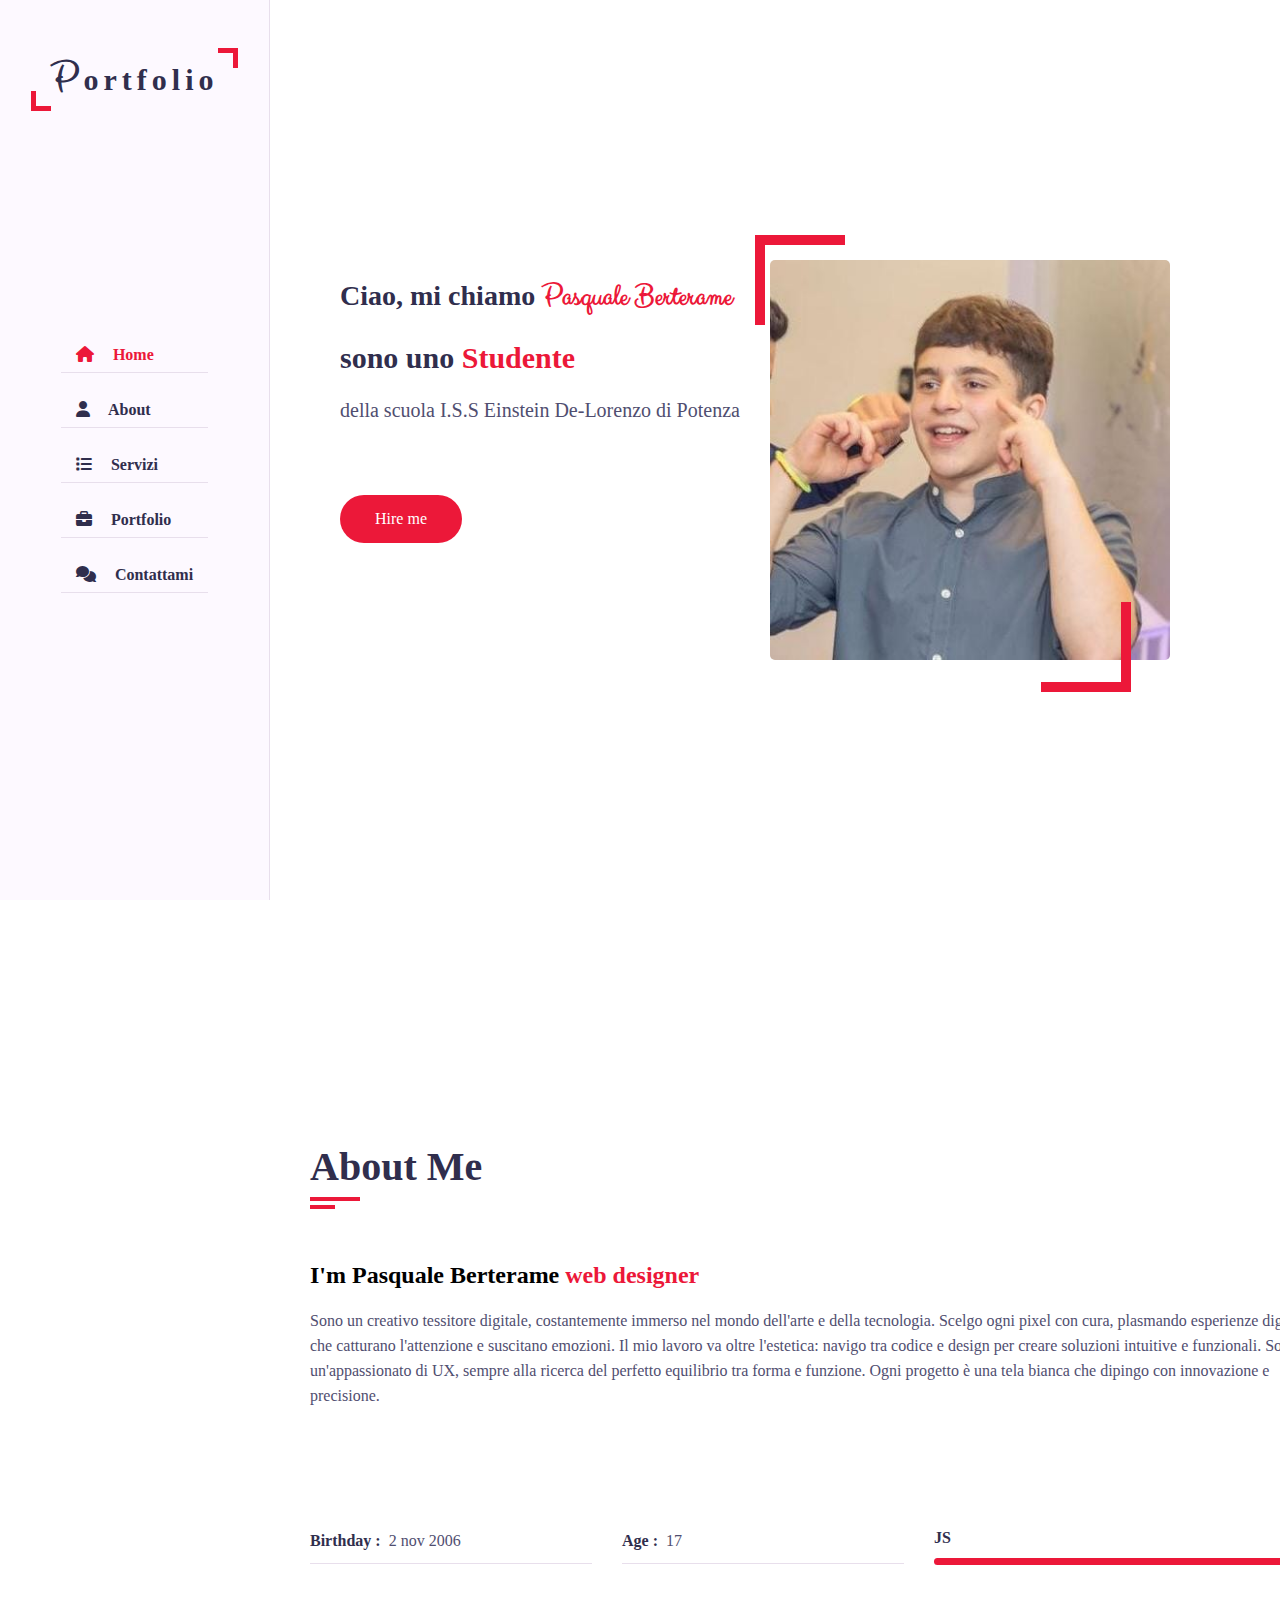
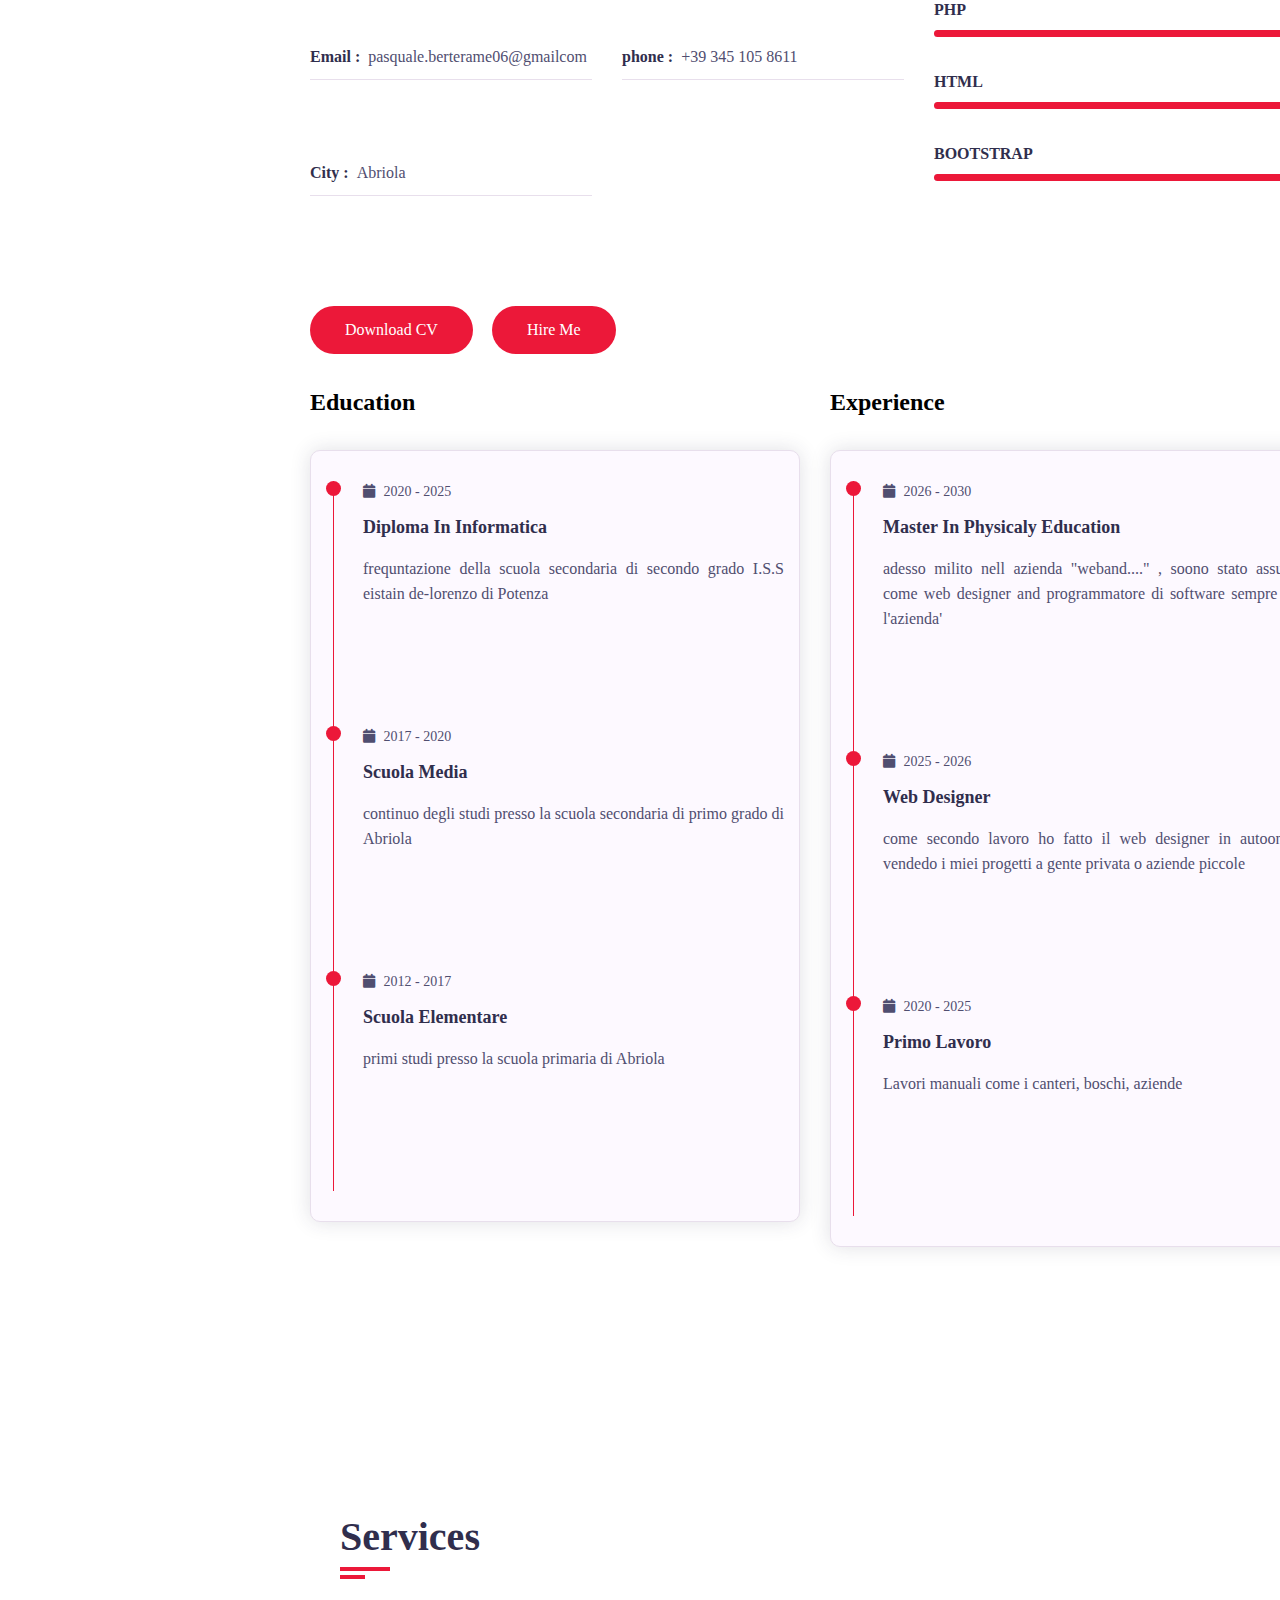
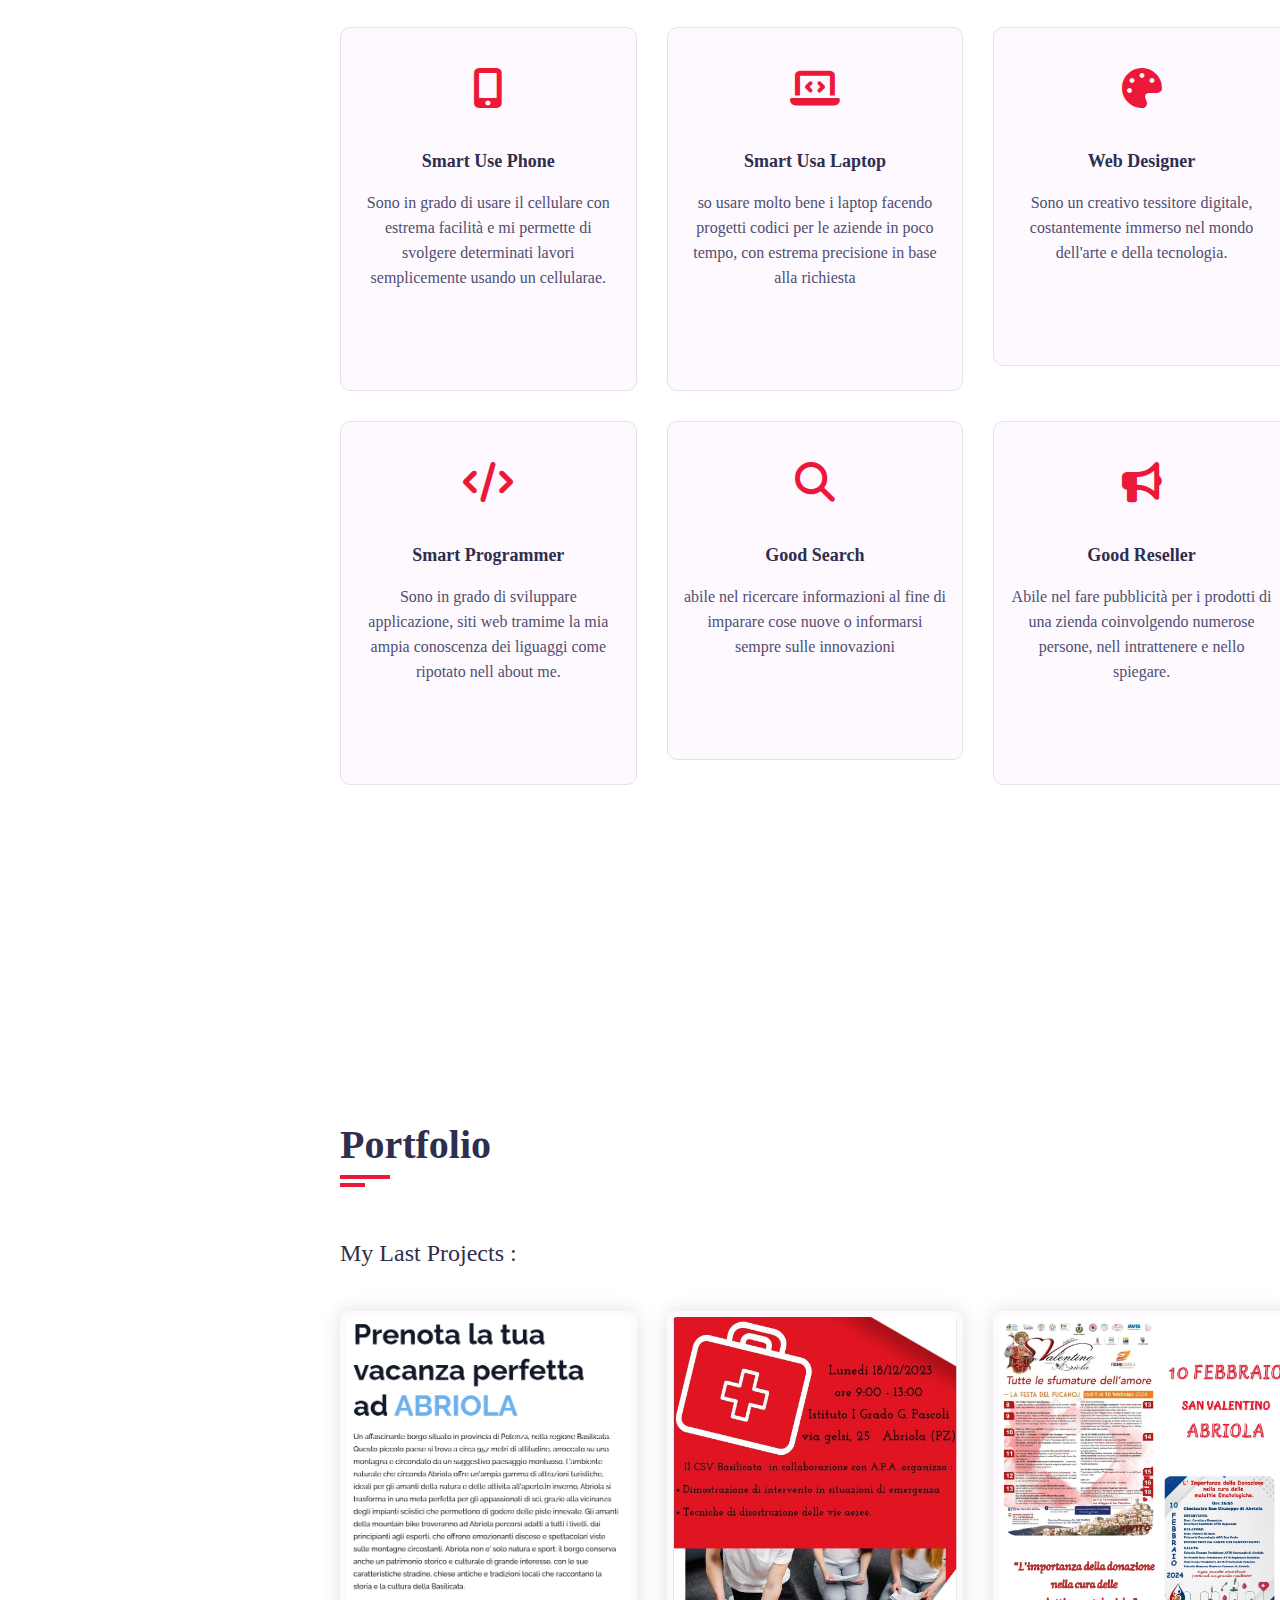
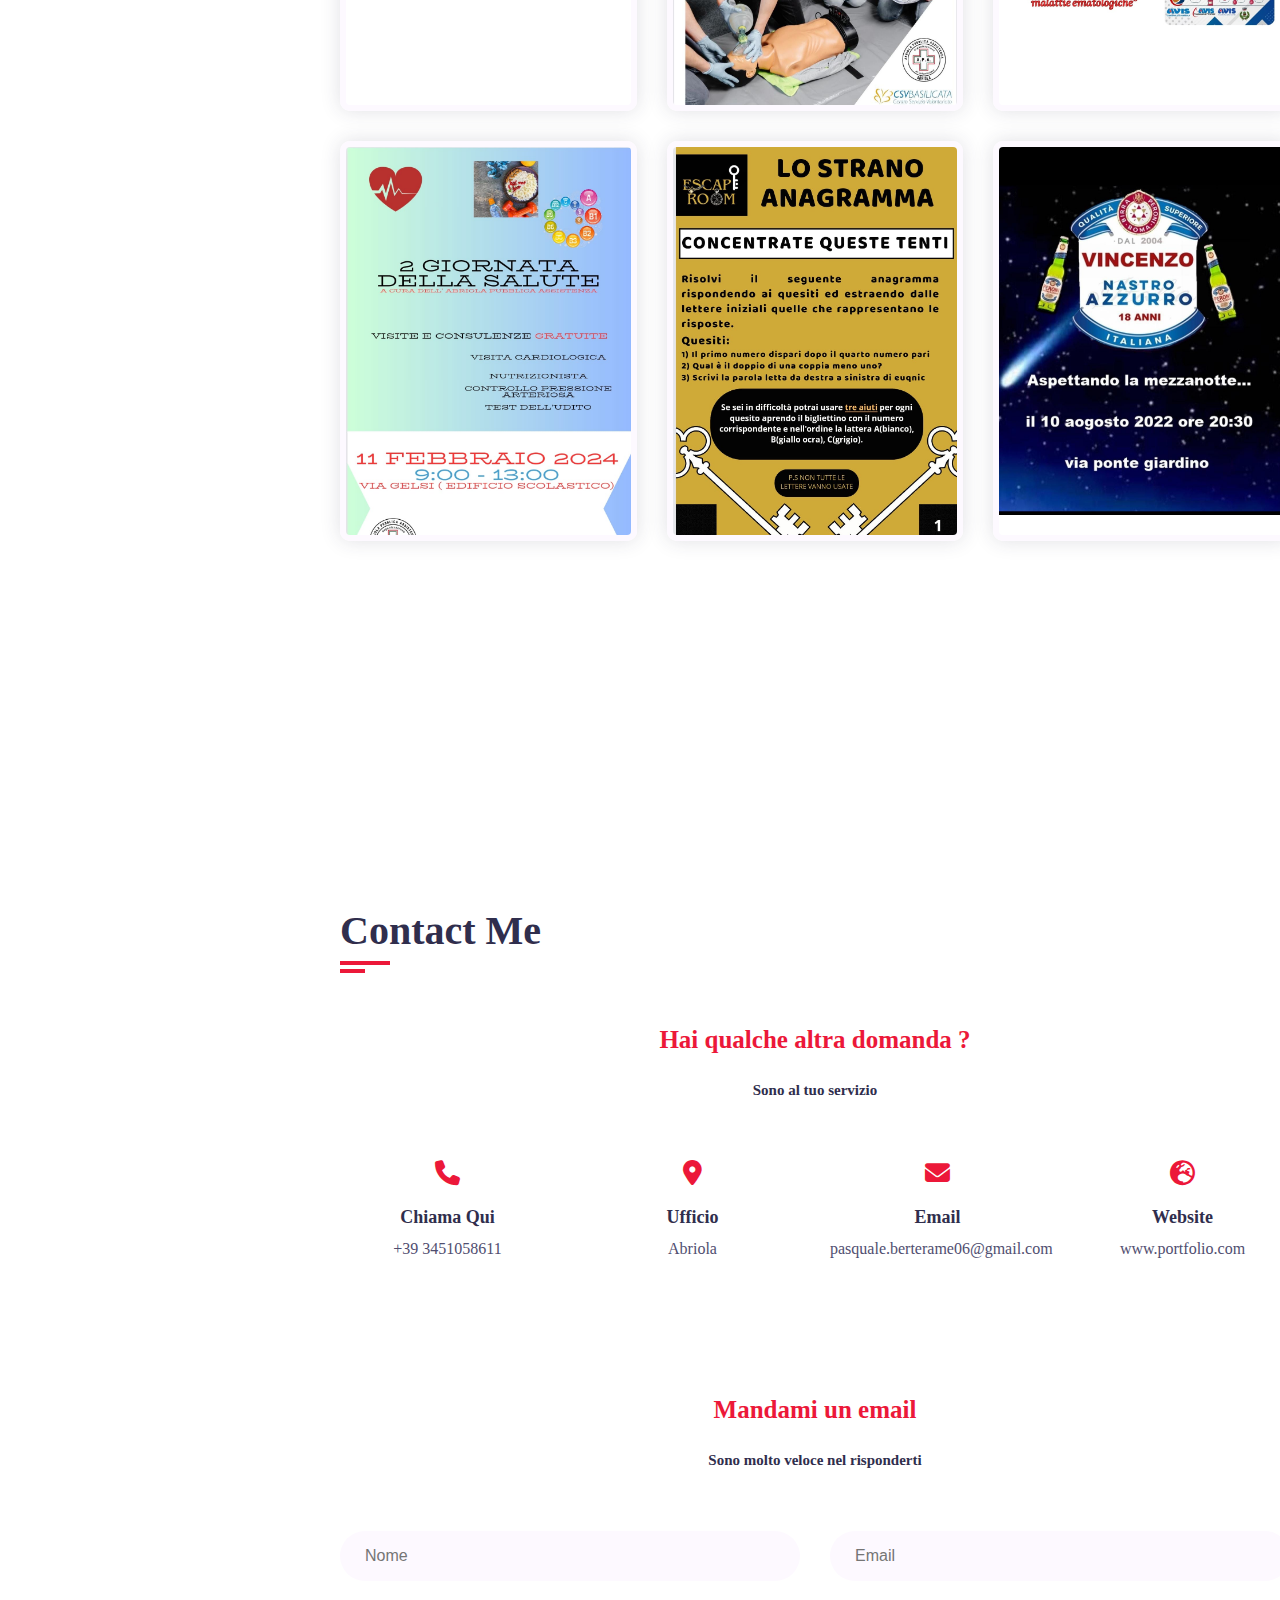
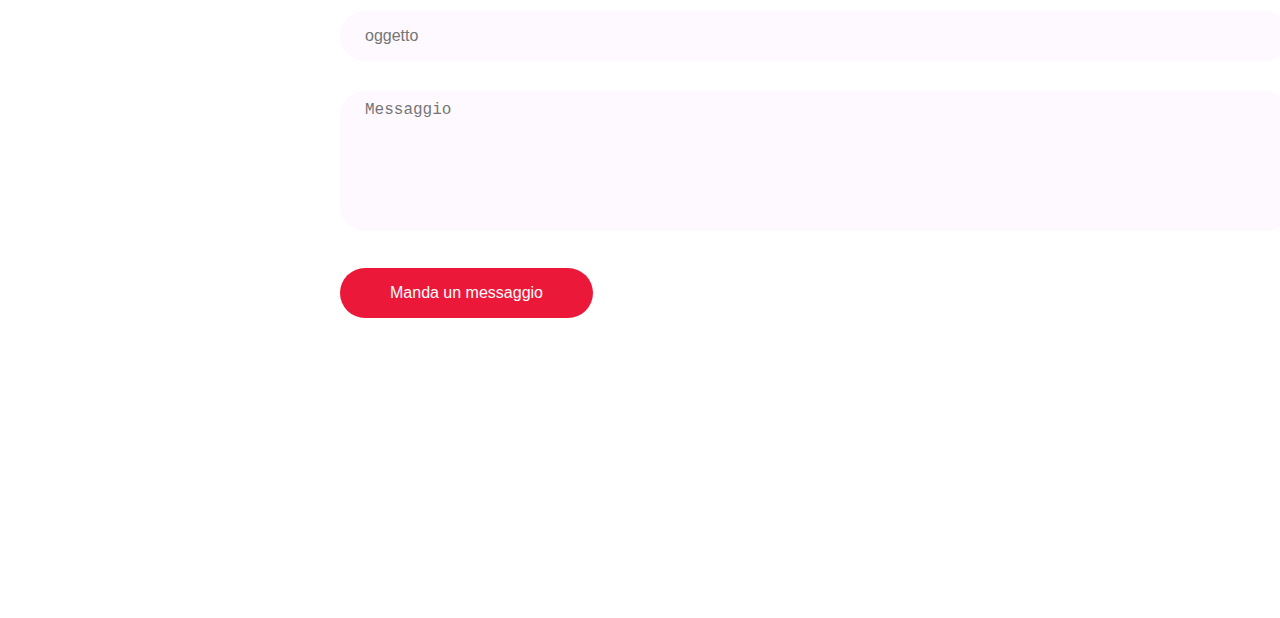
<file: index.html>
<!DOCTYPE html>
<html lang="en">
<head>
	<meta charset="utf-8">
	<meta http-equiv="X-UA-Compatibile" content="IE-edge">
	<meta name="viewport" content="width=device-width, initial-scale=1.0">
	<title>Document</title>
	
	<link rel="stylesheet" href="css/style.css">
	<link rel="stylesheet" href="css/skins/color1.css">
	<link rel="stylesheet" href="https://cdnjs.cloudflare.com/ajax/libs/font-awesome/6.5.2/css/all.min.css">
</head>
<body>
	<div class="main-container">
		<div class="aside">
			<div class="logo">
				<a href="#"><span>P</span>ortfolio</a>
			</div>	
			<div class="nav-toggler">
				<span></span>
			</div>
			<ul class="nav">
				<li><a href="#home" class="active" ><i class="fa fa-home"></i> Home</a></li>
				<li><a href="#about"><i class="fa fa-user"></i> About</a></li>
				<li><a href="#service"><i class="fa fa-list"></i> Servizi</a></li>
				<li><a href="#portfolio"><i class="fa fa-briefcase"></i> Portfolio</a></li>
				<li><a href="#Contact"><i class="fa fa-comments"></i> Contattami</a></li>
		</div>
		<div class="main-content">
			<section class="home section" id="home">
				<div class="container">
					<div class="row">
						<div class="home-info padd-15">
							<h3 class="hello">Ciao, mi chiamo  <span class="name">Pasquale Berterame</span></h3>
							<h3 class="my-profession"> sono uno  <span class="typing"> Studente</span></h3>
							<p> della scuola I.S.S Einstein De-Lorenzo di Potenza</p>
							<a href="#Contact" class="btn hire-me">Hire me</a>
						</div>
						<div class="home-img padd-15">
							<img src="images/hero.jpeg" alt="">
						</div>
					</div>
				</div>
			</section>
			<section class="about selection" id="about">
				<div class="container">
					<div class="row">
						<div class="section-title padd-15">
						<h2> About Me</h2>
						</div>
					</div>
					<div class="row">
						<div class="about-content padd-15">
							<div class="row">
								<div class="about-text padd-15">
									<h3>I'm Pasquale Berterame <span> web designer</span></h3>
									<p>Sono un creativo tessitore digitale, costantemente immerso 
									nel mondo dell'arte e della tecnologia. Scelgo ogni pixel con cura, 
									plasmando esperienze digitali che catturano l'attenzione e suscitano emozioni. 
									Il mio lavoro va oltre l'estetica: navigo tra codice e design per creare 
									soluzioni intuitive e funzionali. Sono un'appassionato di UX, sempre alla ricerca
									del perfetto equilibrio tra forma e funzione. Ogni progetto è una tela bianca che 
									dipingo con innovazione e precisione.</p>
								</div>
							</div>
							<div class="row">
								<div class="personal-info padd-15"> 
									<div class="row">
										<div class="info-item padd-15">
											<p> Birthday : <span> 2 nov 2006 </span></p>
										</div>
										<div class="info-item padd-15">
											<p> Age : <span> 17 </span></p>
										</div>
										<div class="info-item padd-15">
											<p> Email : <span> pasquale.berterame06@gmailcom</span></p>
										</div>
										<div class="info-item padd-15">
											<p> phone : <span> +39 345 105 8611 </span></p>
										</div>
										<div class="info-item padd-15">
											<p> City : <span> Abriola </span></p>
										</div>
									</div>
									<div class="row">
										<div class="buttons padd-15">
											<a href="cv/myCV.pdf" class="btn"> Download CV</a>
											<a href="#Contact" class="btn hire-me">Hire Me</a>
										</div>
									</div>
								</div>
								<div class="skills padd-15">
									<div class="row">
										<div class="skill-item padd-15">
											<h5>JS</h5>
											<div class="progress">
												<div class="progress-in" style="width: 99%;"></div>
												<div class="skill-percent">99%</div>
											</div>
										</div>
										<div class="skill-item padd-15">
											<h5>PHP</h5>
											<div class="progress">
												<div class="progress-in" style="width: 99%;"></div>
												<div class="skill-percent">99%</div>
											</div>
										</div>
										<div class="skill-item padd-15">
											<h5>HTML</h5>
											<div class="progress">
												<div class="progress-in" style="width: 99%;"></div>
												<div class="skill-percent">99%</div>
											</div>
										</div>
										<div class="skill-item padd-15">
											<h5>BOOTSTRAP</h5>
											<div class="progress">
												<div class="progress-in" style="width: 99%;"></div>
												<div class="skill-percent">99%</div>
											</div>
										</div>
									</div>
								</div>
							</div>
							<div class="row">
								<div class="education padd-15">
									<h3 class="title">Education</h3>
									<div class="row">
										<div class="timline-box padd-15">
											<div class="timline shadow-dark ">
												<div class="timline-item">
													<div class="circle-dot"></div>
													<h3 class="timline-date">
														<i class="fa fa-calendar"></i> 2020 - 2025
													</h3>
													<h4 class="timline-title"> diploma in informatica</h4>
													<p class="timline-text">frequntazione della scuola secondaria di secondo grado I.S.S eistain de-lorenzo di Potenza</p>
												</div>
												<div class="timline-item">
													<div class="circle-dot"></div>
													<h3 class="timline-date">
														<i class="fa fa-calendar"></i> 2017 - 2020
													</h3>
													<h4 class="timline-title"> scuola media</h4>
													<p class="timline-text">continuo degli studi presso la scuola secondaria di primo grado di Abriola</p>
												</div>
												<div class="timline-item">
													<div class="circle-dot"></div>
													<h3 class="timline-date">
														<i class="fa fa-calendar"></i> 2012 - 2017
													</h3>
													<h4 class="timline-title"> scuola elementare</h4>
													<p class="timline-text">primi studi presso la scuola primaria di Abriola</p>
												</div>
											</div>
										</div>
									</div>
								</div>
								<div class="experience padd-15">
									<h3 class="title">Experience</h3>
									<div class="row">
										<div class="timline-box padd-15">
											<div class="timline shadow-dark ">
												<div class="timline-item">
													<div class="circle-dot"></div>
													<h3 class="timline-date">
														<i class="fa fa-calendar"></i> 2026 - 2030
													</h3>
													<h4 class="timline-title"> Master in physicaly education</h4>
													<p class="timline-text">adesso milito nell azienda "weband...." , soono stato assunto come web designer and programmatore di software sempre per l'azienda'</p>
												</div>
												<div class="timline-item">
													<div class="circle-dot"></div>
													<h3 class="timline-date">
														<i class="fa fa-calendar"></i> 2025 - 2026
													</h3>
													<h4 class="timline-title"> web designer</h4>
													<p class="timline-text">come secondo lavoro ho fatto il web designer in autoonmo vendedo i miei progetti a gente privata o aziende piccole</p>
												</div>
												<div class="timline-item">
													<div class="circle-dot"></div>
													<h3 class="timline-date">
														<i class="fa fa-calendar"></i> 2020 - 2025
													</h3>
													<h4 class="timline-title"> primo lavoro</h4>
													<p class="timline-text">Lavori manuali come i canteri, boschi, aziende</p>
												</div>
											</div>
										</div>
									</div>
								</div>
							</div>
						</div>
					</div>
				</div>
			</section>
			<section class="service section" id="service">
				<div class="container">
					<div class="row">
						<div class="section-title padd-15">
							<h2> Services</h2>
						</div>
					</div>
					<div class="row">
						<div class="service-item padd-15">
							<div class="service-item-inner">
								<div class="icon">
									<i class=" fa fa-mobile-alt"></i>
								</div>
								<h4>Smart use phone</h4>
								<p>Sono in grado di usare il cellulare con estrema facilità e mi permette di svolgere determinati lavori semplicemente usando un cellularae.</p>
							</div>
						</div>
						<div class="service-item padd-15">
							<div class="service-item-inner">
								<div class="icon">
									<i class=" fa fa-laptop-code"></i>
								</div>
								<h4>Smart usa laptop</h4>
								<p>so usare molto bene i laptop facendo progetti
								codici per le aziende in poco tempo, con estrema precisione in base alla richiesta </p>
							</div>
						</div>
						<div class="service-item padd-15">
							<div class="service-item-inner">
								<div class="icon">
									<i class=" fa fa-palette"></i>
								</div>
								<h4>Web designer</h4>
								<p>Sono un creativo tessitore digitale, costantemente immerso 
								nel mondo dell'arte e della tecnologia.</p>
							</div>
						</div>
						<div class="service-item padd-15">
							<div class="service-item-inner">
								<div class="icon">
									<i class=" fa fa-code"></i>
								</div>
								<h4>Smart programmer</h4>
								<p>Sono in grado di sviluppare applicazione, siti web tramime la mia ampia conoscenza dei liguaggi come ripotato nell about me.</p>
							</div>
						</div>
						<div class="service-item padd-15">
							<div class="service-item-inner">
								<div class="icon">
									<i class=" fa fa-search"></i>
								</div>
								<h4>good search</h4>
								<p>abile nel ricercare informazioni al fine di imparare cose nuove o informarsi sempre sulle innovazioni</p>
							</div>
						</div>
						<div class="service-item padd-15">
							<div class="service-item-inner">
								<div class="icon">
									<i class=" fa fa-bullhorn"></i>
								</div>
								<h4>good reseller </h4>
								<p>Abile nel fare pubblicità per i prodotti di una zienda coinvolgendo numerose persone, nell intrattenere e nello spiegare.</p>
							</div>
						</div>
					</div>
				</div>
			</section>
			<section class="portfolio section" id="portfolio">
				<div class="container">
					<div class="row">
						<div class="section-title padd-15">
							<h2> Portfolio</h2>
						</div>
					</div>
					<div class="row">
						<div class="portfolio-heading padd-15">
							<h2> My Last Projects :</h2>
						</div>
					</div>
					<div class="row">
						<div class="portfolio-item padd-15">
							<div class="portfolio-item-inner shadow-dark">
								<div class="portfolio-img">
									<a href="https://berterame.github.io/prenota.html">
										<img src="images/portfolio/portfolio1.png" alt="">
									</a>
								</div>
							</div>
						</div>
						<div class="portfolio-item padd-15">
							<div class="portfolio-item-inner shadow-dark">
								<div class="portfolio-img">
									<img src="images/portfolio/portfolio2.jpeg" alt="">
								</div>
							</div>
						</div>
						<div class="portfolio-item padd-15">
							<div class="portfolio-item-inner shadow-dark">
								<div class="portfolio-img">
									<img src="images/portfolio/portfolio3.jpeg" alt="">
								</div>
							</div>
						</div>
						<div class="portfolio-item padd-15">
							<div class="portfolio-item-inner shadow-dark">
								<div class="portfolio-img">
									<img src="images/portfolio/portfolio4.jpeg" alt="">
								</div>
							</div>
						</div>
						<div class="portfolio-item padd-15">
							<div class="portfolio-item-inner shadow-dark">
								<div class="portfolio-img">
									<img src="images/portfolio/portfolio5.jpeg" alt="">
								</div>
							</div>
						</div>
						<div class="portfolio-item padd-15">
							<div class="portfolio-item-inner shadow-dark">
								<div class="portfolio-img">
									<img src="images/portfolio/portfolio6.jpeg" alt="">
								</div>
							</div>
						</div>
					</div>
				</div>
			</section>
			<section class="contact section" id="Contact">
				<div class="container">
					<div class="row">
						<div class="section-title padd-15">
							<h2> Contact Me</h2>
						</div>
					</div>
					<h3 class="contact-title padd-15"> Hai qualche altra domanda ?</h3>
					<h4 class="contact-sub-title padd-15"> Sono al tuo servizio</h4>
					<div class="row">
						<div class="contact-info-item padd-15">
							<div class="icon"><i class="fa fa-phone"></i></div>
							<h4> Chiama qui</h4>
							<p>+39 3451058611</p>
						</div>
						<div class="contact-info-item padd-15">
							<div class="icon"><i class="fa fa-map-marker-alt"></i></div>
							<h4> Ufficio</h4>
							<p>Abriola</p>
						</div>
						<div class="contact-info-item padd-15">
							<div class="icon"><i class="fa fa-envelope"></i></div>
							<h4>Email</h4>
							<p>pasquale.berterame06@gmail.com</p>
						</div>
						<div class="contact-info-item padd-15">
							<div class="icon"><i class="fa fa-globe-europe"></i></div>
							<h4>Website</h4>
							<p>www.portfolio.com</p>
						</div>
					</div>
					<h3 class="contact-title padd-15"> Mandami un email</h3>
					<h4 class="contact-sub-title padd-15"> Sono molto veloce nel risponderti</h4>
					<div class="row">
						<div class="contact-form padd-15">
							<div class="row">
								<div class="form-item col-6 padd-15">
									<div class="form-group">
										<input type="text" class="form-control" placeholder="Nome">
									</div>
								</div>
								<div class="form-item col-6 padd-15">
									<div class="form-group">
										<input type="email" name="email" class="form-control" placeholder="Email">
									</div>
								</div>
							</div>
							<div class="row">
								<div class="form-item col-12 padd-15">
									<div class="form-group">
										<input type="text" name="oggetto" class="form-control" placeholder="oggetto">
									</div>
								</div>
							</div>
							<div class="row">
								<div class="form-item col-12 padd-15">
									<div class="form-group">
										<textarea nome="" class="form-control" id="" placeholder="Messaggio"></textarea>
									</div>
								</div>
							</div>
							<div class="row">
								<div class="form-item col-12 padd-15">
									<button type="submit" name="Manda" class="btn"> Manda un messaggio</button>
								</div>
							</div>

						</div>
					</div>
				</div>
			</section>
		</div>
	</div>
</body>
</html>
</file>
<file: css/style.css>
@import url('https://fonts.googleapis.com/css2?family=Clicker+Script&family=Poppins:ital,wght@0,100;0,200;0,300;0,400;0,500;0,600;0, 700&display=swap');

:root
{
	--bg-black-900:#f2f2fc;
	--bg-black-100:#fdf9ff;
	--bg-black-50:#e8dfec;
	--text-black-900:#302e4d;
	--text-black-700:#504e70;
	
}
body
{
	line-height: 1.5;
	font-size: 16px;
	font-family: 'Poppins' sans-serif;
	
	
}
*
{
	margin: 0;
	padding: 0;
	outline: none;
	text-decoration:none;
	box-sizing: border-box;
	
}
::before,::after
{
	box-sizing: border-box;
}
ul
{
	list-style:none;
}
.section
{
	background: white;
	min-height:100vh;
	display:block;
	padding: 0 30px;
	opacity: 1;
}
.hidden
{
	display: none !important;
}
.main-content
{
	padding-left: 270px;
}
.padd-15
{
	padding-left: 15px;
	padding-right: 15px;
}
.container
{
	max-width: 1100px;
	width: 100%;
	margin-top: 200px;
	margin-bottom: 200px;
	margin-left: 40px;
}
.section .container
{
	padding-top: 60px;
	padding-bottom: 70px;
}
.section-title
{
	flex: 0 0 100%;
	max-width: 100%;
	margin-bottom: 60px;
}
.section-title h2
{
	font-size: 40px;
	color: var(--text-black-900);
	font-weight: 700;
	position: relative;
}
.section-title h2::before
{
	content: '';
	height: 4px;
	width: 50px;
	background-color: var(--skin-color);
	position: absolute;
	top: 100%;
	left: 0;
}
.section-title h2::after
{
	content: '';
	height: 4px;
	width: 25px;
	background-color: var(--skin-color);
	position: absolute;
	top: 100%;
	left: 0;
	margin-top: 8px;
}
.row
{
	display: flex;
	flex-wrap: wrap;
	margin-left: -15px;
	margin-right: -15px;
	position: relative;
}
.btn
{
	font-size: 16px;
	font-weight: 500;
	padding: 12px 35px;
	color: white;
	border-radius: 40px;
	display: inline-block;
	white-space: nowrap;
	border: none;
	background: var(--skin-color);
	transition: all 0.3s ease;
}
.btn:hover
{
	transform: scale(1.05);
}
.shadow-dark
{
	box-shadow: 0 0 20px rgba(48, 46, 77, 0.15);
}
/* aside */
.aside
{
	width: 270px;
	background: var(--bg-black-100);
	position: fixed;
	left: 0;
	top: 0;
	padding: 30px;
	height: 100%;
	border-right: 1px solid var(--bg-black-50);
	display: flex;
	justify-content: center;
	align-items: center;
	z-index: 10;
}
.aside .logo
{
	position: absolute;
	top: 50px;
	font-size: 30px;
	text-transform: capitalize;
}
.aside .logo a
{
	color: var(--text-black-900);
	font-weight: 700;
	padding: 15px 20px;
	font-size: 30px;
	letter-spacing: 5px;
	position:relative;
}
.aside .logo a span
{
	font-family: 'Clicker Script', cursive;
	font-size: 40px;
}
.aside .logo a::before
{
	content:'';
	position: absolute;
	width:20px;
	height: 20px;
	border-bottom: 5px solid var(--skin-color);
	border-left: 5px solid var(--skin-color);
	bottom: 0;
	left: 0;
}
.aside .logo a::after
{
	content:'';
	position: absolute;
	width:20px;
	height: 20px;
	border-top: 5px solid var(--skin-color);
	border-right: 5px solid var(--skin-color);
	top: 0;
	right: 0;
}
.aside .nav-toggler
{
	height: 40px;
	width: 45px;
	border: 1px solid var(--bg-black-50);
	cursor: pointer;
	position:fixed;
	left: 300px;
	top:20px;
	border-radius: 5px;
	background: var(--bg-black-100);
	display: none;
	align-items: center;
	justify-content: center;
}
.aside .nav-toggler span
{
	height: 2px;
	width: 18px;
	background: var(--skin-color);
	display: inline-block;
	position: relative;
}
.aside .nav-toggler span::before
{
	content: '';
	height: 2px;
	width: 18px;
	background: var(--skin-color);
	position: absolute;
	top: -6px;
	left: 0;
	
}
.aside .nav-toggler span::after
{
	content: '';
	height: 2px;
	width: 18px;
	background: var(--skin-color);
	position: absolute;
	top: 6px;
	left: 0;
	
}
.aside .nav
{
	margin-top: 50px;
}
.aside .nav li
{
	margin-bottom: 20px;
	display: block;
}
.aside .nav li a
{
	font-size: 16px;
	font-weight: 600;
	display: block;
	border-bottom: 1px solid var(--bg-black-50);
	color: var(--text-black-900);
	padding: 5px 15px;
}
.aside .nav li a.active
{
	color: var(--skin-color);
}
.aside .nav li a i
{
	margin-right: 15px;
}
/* home */
.home
{
	min-height: 100vh;
	display: flex;
	color: var(--text-black-900);
	background-color: white;
}
.home .home-Info
{
	flex: 0 0 60%;
	max-width: 60%;
}
h3.hello
{
	font-size: 28px;
	margin: 15px 0;
}
h3.hello span
{
	font-family: 'Clicker Script' , cursive;
	font-size: 30px;
	font-weight: 700;
	color: var(--skin-color);
}
h3.my-profession
{
	font-size: 30px;
	margin: 15px 0;
}
.typing
{
	color: var(--skin-color);
}
p
{
	margin-bottom: 70px;
	font-size: 20px;
	color: var(--text-black-700);
}
.home .home-img
{
	flex: 0 0 40%;
	max-width: 40%;
	text-align: center;
	position: relative;
}
.home-img::after
{
	content: '';
	position: absolute;
	height: 90px;
	width: 90px;
	border-bottom: 10px solid var(--skin-color);
	border-right: 10px solid var(--skin-color);
	right: 0px;
	bottom: -25px;
}
.home-img::before
{
	content: '';
	position: absolute;
	height: 90px;
	width: 90px;
	border-top: 10px solid var(--skin-color);
	border-left: 10px solid var(--skin-color);
	left: 0px;
	top: -25px;
}
.home .home-img img 
{
	margin: auto;
	border-radius: 5px;
	height: 400px;
}
/* about*/
.about .about-content
{
	flex: 0 0 100%;
	max-width: 100%;
}
.about .about-content .about-text
{
	flex: 0 0 100%;
	max-width: 100%;
}
.about .about-content .about-text h3
{
	font-size: 24px;
	margin-bottom: 15px;
	font-weight: 700;
	color: var(-text-black-900);
}
.about .about-content .about-text h3 span
{
	color:var(--skin-color);
}
.about .about-content .about-text p
{
	font-size: 16px;
	line-height: 25px;
	color: var(--text-black-700);
}
.about .about-content .personal-info
{
	flex: 0 0 60%;
	max-width: 60%;
	margin-top: 40px;
}
.about .about-content .personal-info .info-item
{
	flex: 0 0 50%;
	max-width: 50%;
	margin-top: 1px;
}
.about .about-content .personal-info .info-item p
{
	font-weight: 600;
	padding: 10px 0;
	font-size: 16px;
	color: var(--text-black-900);
	border-bottom: 1px solid var(--bg-black-50);
}
.about .about-content .personal-info .info-item p span
{
	font-weight: 400;
	color: var(--text-black-700);
	margin-left: 4px;
	display: inline-block;
	
}
.about .about-content .personal-info .buttons
{
	margin-top: 30px;
}
.about .about-content .personal-info .buttons .btn
{
	margin-right: 15px;
	margin-top: 10px;
}
.about .about-content  .skills
{
	flex: 0 0 40%;
	max-width: 40%;
	margin-top: 40px;
}
.about .about-content  .skills .skill-item
{
	flex: 0 0 100%;
	max-width: 100%;
}
.about .about-content  .skills .skill-item h5
{
	line-height: 40px;
	font-weight: 600;
	font-size: 16px;
	color: var(--text-black-900);
	text-transform: capitalize;
}
.about .about-content  .skills .skill-item .progress
{
	background-color: var(--bg-black-50);
	height: 7px;
	border-radius: 4px;
	width: 100%;
	position: relative;
}
.about .about-content  .skills .skill-item
{
	margin-bottom: 25px;
}
.about .about-content  .skills .skill-item .progress .progress-in
{
	position: absolute;
	left: 0;
	top: 0;
	height: 100%;
	border-radius: 4px;
	background-color: var(--skin-color);
}
.about .about-content  .skills .skill-item .skill-percent
{
	position: absolute;
	right: 0;
	color: var(--text-black-900);
	top: -40px;
	font-weight: 400;
	line-height: 40px;
}
.about .about-content .education,
.about .about-content  .experience

{
	flex: 0 0 50%;
	max-width: 50%;
	margin-top: 30px;
	
}
.about .about-content h3.title
{
	font-size: 24px;
	margin-bottom: 30px;
	font-weight: 700;
	color: var(--text-bg-black-900);
}
.about .about-content  .timline-box
{
	flex: 0 0 100%;
	max-width: 100%;
}
.about .about-content  .timline
{
	background-color: var(--bg-black-100);
	padding: 30px 15px;
	border: 1px solid var(--bg-black-50);
	border-radius: 10px;
	width: 100%;
	position: relative;
}
.about .about-content  .timline .timline-item
{
	position: relative;
	padding-left: 37px;
	padding-bottom: 50px;
}
.about .about-content  .timline .timline-item:last.child
{
	padding-bottom: 0;
}
.about .about-content  .timline .timline-item::before
{
	content: '';
	position: absolute;
	height: 100%;
	width: 1px;
	left: 7px;
	top: 0px;
	background-color: var(--skin-color);
}
.about	.about-content  .timline .circle-dot
{
	position: absolute;
	left: 0px;
	top: 0px;
	height: 15px;
	width: 15px;
	border-radius: 50%;
	background-color: var(--skin-color);
}
.about	.about-content  .timline .timline-date
{
	font-weight: 400;
	font-size: 14px;
	margin-bottom: 12px;
	color: var(--text-black-700);
}
.about	.about-content  .timline .timline-date .fa
{
	margin-right: 5px;
}
.about	.about-content  .timline .timline-title
{
	font-weight: 700;
	font-size: 18px;
	margin-bottom: 15px;
	text-transform: capitalize;
	color: var(--text-black-900);
}
.about	.about-content  .timline .timline-text
{
	line-height: 25px;
	font-size: 16px;
	text-align: justify;
	color: var(--text-black-700);
}
/* service*/
.service .container
{
	padding-bottom: 40px;
}
.service .service-item
{
	margin-bottom: 30px;
	flex: 0 0 33.33%;
	max-width: 33.33%;
}
.service .service-item .service-item-inner
{
	background-color: var(--bg-black-100);
	border: 1px solid var(--bg-black-50);
	border-radius: 10px;
	padding: 30px 15px;
	text-align: center;
	transition: all 0.3S ease;
}
.service .service-item .service-item-inner:hover
{
	box-shadow: 0 0 20px rgba(48, 46, 77, 0.15 );
}
.service .service-item .service-item-inner .icon
{
	height: 60px;
	width: 60px;
	border-radius: 50%;
	display: block;
	margin: 0 auto 30px;
	text-align: center;
	transition: all 0.3S ease;
}
.service .service-item .service-item-inner .icon .fa
{
	font-size: 40px;
	line-height: 60px;
	color: var(--skin-color);
	transition: all 0.3S ease;
}
.service .service-item .service-item-inner:hover .icon
{
	background: var(--skin-color);
}
.service .service-item .service-item-inner:hover .icon .fa
{
	font-size: 25px;
	color: #ffffff;
}
.service .service-item .service-item-inner h4
{
	font-size: 18px;
	margin-bottom: 15px;
	color: var(--text-black-900);
	font-weight: 700;
	text-transform: capitalize;
}
.service .service-item .service-item-inner p
{
	font-size: 16px;
	color: var(--text-black-700);
	line-height: 25px;
}
/* portfolio*/
.pointer .container
{
	padding-bottom: 40px;
}
.portfolio .portfolio-heading
{
	flex: 0 0 100%;
	max-width: 100%;
	margin-bottom: 40px;
}
.portfolio .portfolio-heading h2
{
	color: var(--text-black-900);
	font-weight: 500;
}
.portfolio .portfolio-item
{
	flex: 0 0 33.33%;
	max-width: 33.33%;
	margin-bottom: 30px;
}
.portfolio .portfolio-item-inner
{
	border: 6px solid var(--bg-black-100);
	border-radius: 10px;
	overflow: hidden;
	cursor: pointer;
	height: 400px;
}
.portfolio .portfolio-item-inner .portfolio-img img
{
	width: 100%;
	display: block;
}
/* contact */
.contact-title
{
	color: var(--skin-color);
	text-align: center;
	font-size: 25px;
	margin-bottom: 20px;
}
.contact-sub-title
{
	color: var(--text-black-900);
	text-align: center;
	font-size: 15px;
	margin-bottom: 60px;
}
.contact .contact-info-item
{
	flex: 0 0 25%;
	max-width: 25%;
	text-align: center;
	margin-bottom: 60px;
}
.contact .contact-info-item .icon
{
	display: inline-block;
}
.contact .contact-info-item .icon .fa
{
	font-size: 25px;
	color: var(--skin-color);
}
.contact .contact-info-item h4
{
	font-size: 18px;
	font-weight: 700;
	color: var(--text-black-900);
	text-transform: capitalize;
	margin: 15px 0 5px;
}
.contact .contact-info-item p
{
	font-size: 16px;
	line-height: 25px;
	color: var(--text-black-700);
	font-weight: 400;
}
.contact .contact-form
{
	flex: 0 0 100%;
	max-width: 100%;
}
.contact .contact-form .col-6
{
	flex: 0 0 50%;
	max-width: 50%;
}
.contact .contact-form .col-12
{
	flex: 0 0 100%;
	max-width: 100%;
}
.contact .contact-form .form-item
{
	margin-bottom: 30px;
}
.contact .contact-form .form-item .form-control
{
	width: 100%;
	height: 50px;
	border-radius: 25px;
	background: var(--bg-black-100);
	border: 1px solid var(--bbg-black-50);
	padding: 10px 25px;
	font-size: 16px;
	color: var(--text-black-700);
	transition: all 0.3s ease;
}
.contact .contact-form .form-item .form-control:focus
{
	box-shadow: 0 0 20px rgba(48, 46, 77, 0.15);
}
.contact .contact-form .form-item textarea.form-control
{
	height: 140px;
}
.contact .contact-form .btn
{
	height: 50px;
	padding: 0 50px;
}
@media screen and (max-width: 767px) {
  .home .home .section{
	width: 300px;
	height: 300px;
  }
  .section .container {
    margin-top: 100px; 
    margin-bottom: 100px; 
    margin-left: 0; 
  }
  .section-title h2 {
    font-size: 30px; 
  }
  .aside {
    width: 100%; 
    padding: 15px; 
  }
  .aside .nav-toggler {
    display: inline-flex; 
    left: 15px; 
  }
}
</file>
<file: css/skins/color1.css>
:root
{
	--skin-color: #ec1839;
}
</file>
